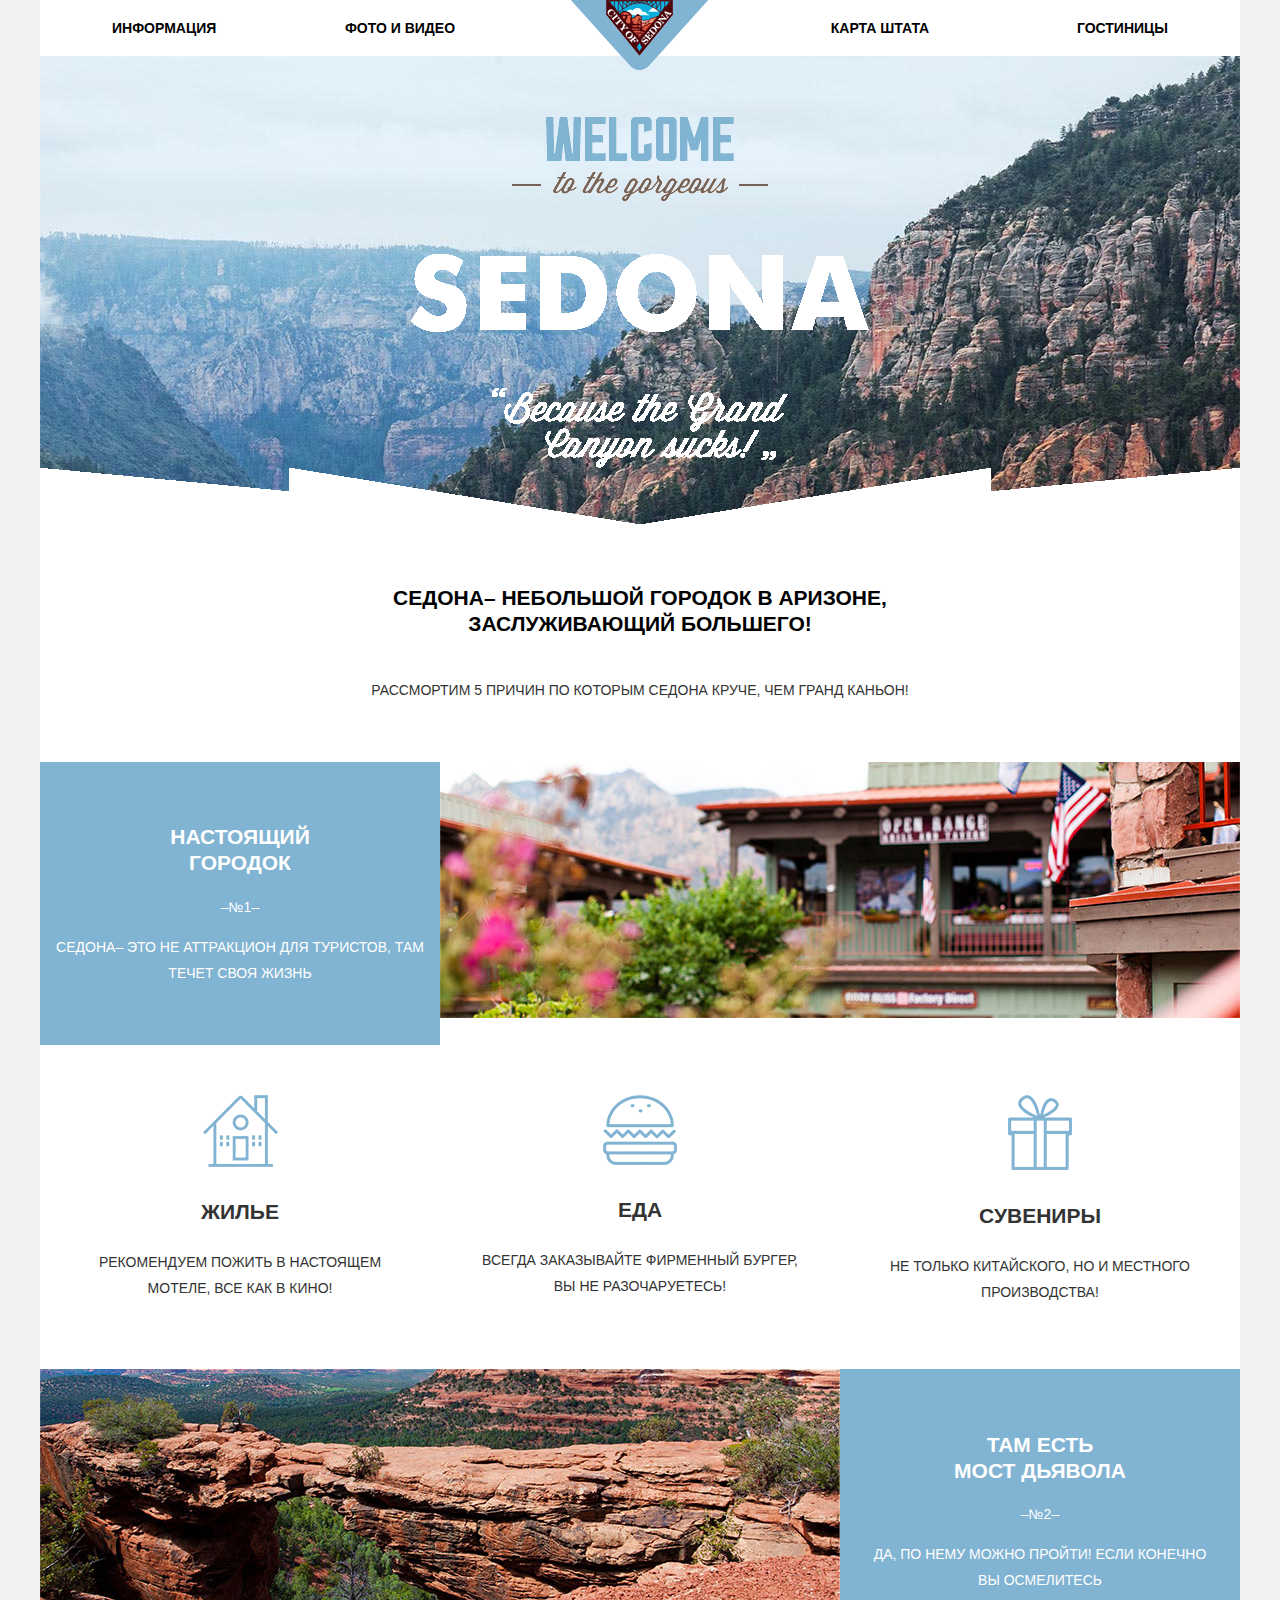
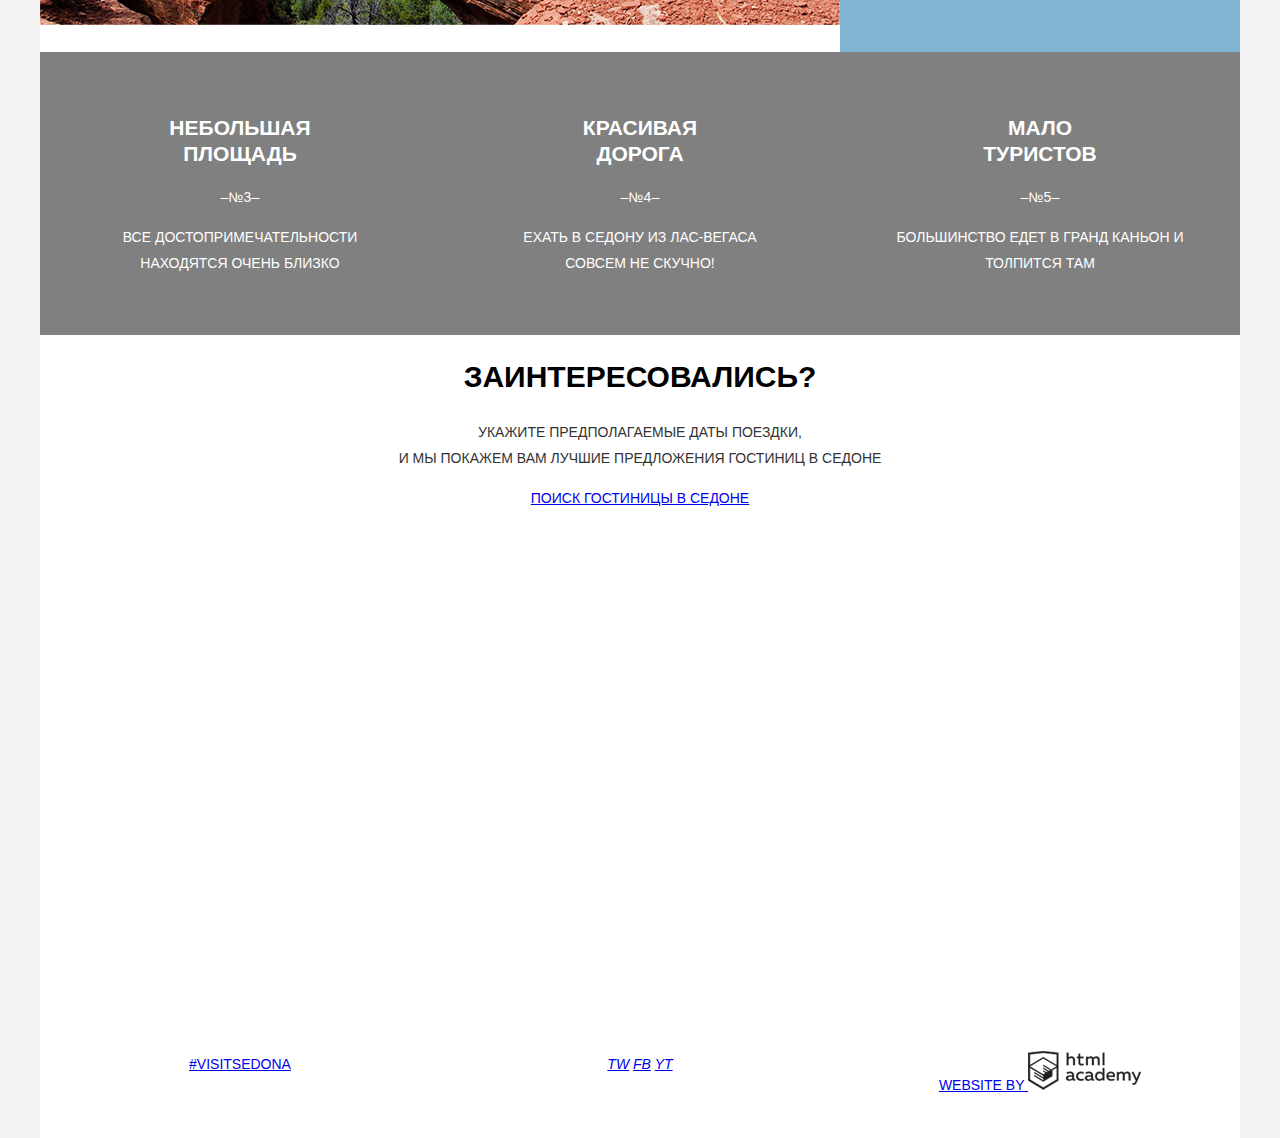
<file: index.html>
<!DOCTYPE html>
<html lang="ru">

<head>
  <meta charset="utf-8">
  <title>Sedona</title>
  <link href="css/style.css" rel="stylesheet">
</head>

<body>
  <div class="container">
    <header class="main-header">
      <nav class="main-navigation">
        <ul>
          <li><a href="#">Информация</a></li>
          <li><a href="#">Фото и видео</a></li>
          <li><a href="#">Карта штата</a></li>
          <li><a href="hotels.html">Гостиницы</a></li>
        </ul>
      </nav>
      <div class="index-logo">
        <a href="index.html"><img src="img/header-icon.png" alt="logo"></a>
      </div>
    </header>
    <section class="welcome-block">
      <img src="img/text.png" width="458" height="352">
      <img src="img/background-mask.png" width="1200" height="57">


    </section>
    <section class="description">
      <h1>Седона&ndash; небольшой городок в Аризоне,<br>заслуживающий большего!</h1>
      <p>Рассмортим 5 причин по которым седона круче, чем гранд каньон!</p>
    </section>
    <section class="features">
      <div class="features-item image">
        <h2>Настоящий<br>городок</h2>
        <span>&ndash;№1&ndash;</span>
        <p>Седона&ndash; это не аттракцион для туристов, там течет своя жизнь</p>
      </div>
      <div class="features-image">
        <img src="img/1view-sedona.jpg" width="800px" height="256px" alt="View of sedona">
      </div>
    </section>
    <section class="services">
      <div class="services-item">
        <img src="img/housing-icon.png" width="75" height="72">
        <h2>Жилье</h2>
        <p>Рекомендуем пожить в настоящем
          <br>мотеле, все как в кино!</p>
      </div>
      <div class="services-item">
        <img src="img/food-icon.png" width="74px" height="70px">
        <h2>Еда</h2>
        <p>Всегда заказывайте фирменный бургер,
          <br>вы не разочаруетесь!</p>
      </div>
      <div class="services-item">
        <img src="img/gift-icon.png" width="64px" height="76px">
        <h2>Сувениры</h2>
        <p>Не только китайского, но и местного
          <br>производства!</p>
      </div>
    </section>
    <section class="features">
      <div class="features-image" image>
        <img src="img/2view-sedona.jpg" alt="View of sedona">
      </div>
      <div class="features-item">
        <h2>Там есть<br> мост дьявола</h2>
        <span>&ndash;№2&ndash;</span>
        <p>Да, по нему можно пройти! Если конечно
          <br>вы осмелитесь</p>
      </div>
    </section>
    <section class="features features-grey">
      <div class="features-item">
        <h2>Небольшая<br>площадь</h2>
        <span>&ndash;№3&ndash;</span>
        <p>Все достопримечательности
          <br>находятся очень близко</p>
      </div>
      <div class="features-item">
        <h2>Красивая<br>дорога</h2>
        <span>&ndash;№4&ndash;</span>
        <p>Ехать в седону из Лас-вегаса
          <br>совсем не скучно!</p>
      </div>
      <div class="features-item">
        <h2>Мало<br>туристов</h2>
        <span>&ndash;№5&ndash;</span>
        <p>Большинство едет в гранд каньон и
          <br>толпится там</p>
      </div>
    </section>
    <section class="interest-block">
      <h3>Заинтересовались?</h3>
      <p>Укажите предполагаемые даты поездки,
        <br>и мы покажем вам лучшие предложения гостиниц в седоне</p>
      <a href="#">Поиск гостиницы в Седоне</a>
    </section>
    <section class="map">
      <form class="search-form" action="#" method="post" style="display:none;">
        <label class="arrive">
          Дата заезда:
          <input></input>
        </label>
        <label class="departure">
          Дата выезда:
          <input></input>
        </label>
        <label>
          Взрослые:
          <button></button>
          <input></input>
          <button></button>
        </label>
        <label>
          Дети:
          <button></button>
          <input></input>
          <button></button>
        </label>
        <button>Найти</button>
      </form>
      <iframe src="https://www.google.com/maps/embed?pb=!1m18!1m12!1m3!1d585902.0861614447!2d-112.06151791483785!3d34.801341322285666!2m3!1f0!2f0!3f0!3m2!1i1024!2i768!4f13.1!3m3!1m2!1s0x872da132f942b00d%3A0x5548c523fa6c8efd!2z0KHQtdC00L7QvdCwLCDQkNGA0LjQt9C-0L3QsCA4NjMzNiwg0KHQqNCQ!5e0!3m2!1sru!2sru!4v1462391547177"
          width="1200" height="500" frameborder="0" style="border:0" allowfullscreen></iframe>
    </section>
    <footer>
      <div class="tag-item">
        <a href="#">#visitsedona</a>
      </div>
      <div class="social">
        <a href="#" class="social-btn tw"><i>TW</i></a>
        <a href="#" class="social-btn fb"><i>fb</i></a>
        <a href="#" class="social-btn yt"><i>yt</i></a>
      </div>
      <div class="developer-item">
        <a href="#">Website by <img src="img/logo.png" alt="academy-logo">
          </a>
      </div>
    </footer>
  </div>
</body>

</html>
</file>
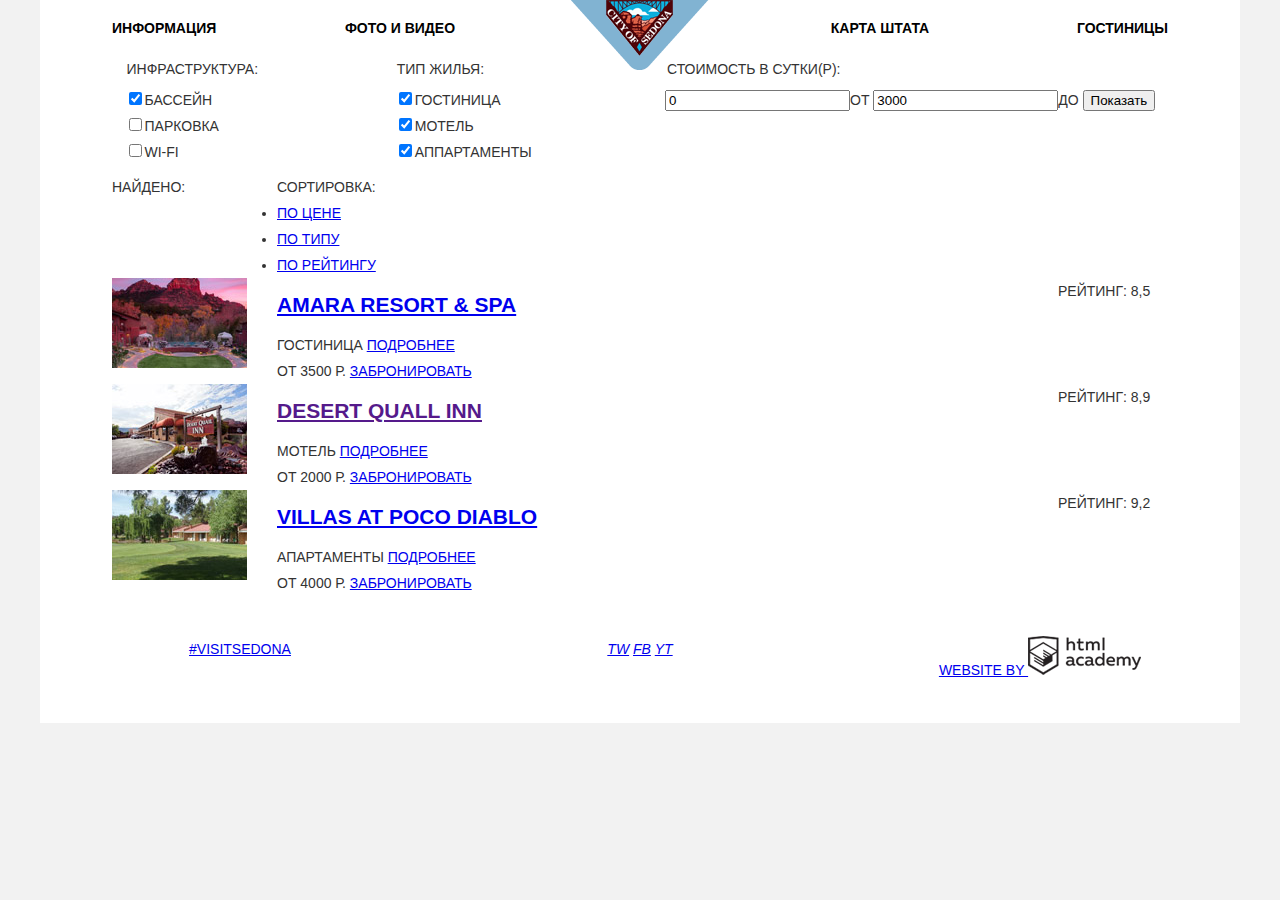
<file: hotels.html>
<!DOCTYPE html>
<html lang="ru">

<head>
  <meta charset="utf-8">
  <title>Sedona</title>
  <link rel="stylesheet" href="css/style.css">
</head>

<body>
  <div class="container">
    <header class="main-header">
      <nav class="main-navigation">
        <ul>
          <li><a href="#">Информация</a></li>
          <li><a href="#">Фото и видео</a></li>
          <li><a href="#">Карта штата</a></li>
          <li><a href="hotels.html">Гостиницы</a></li>
        </ul>
      </nav>
      <div class="index-logo">
        <a href="index.html"><img src="img/header-icon.png" alt="logo"></a>
      </div>
    </header>
    <section class="selection-block">
      <form class="selection-form" action="#" method="post">
      <fieldset class="infrastructure">
          <legend>Инфраструктура:</legend>
          <label>
            <input type="checkbox" name="Бассейн" checked>Бассейн</label><br>
          <label>
            <input type="checkbox" name="Парковка">Парковка</label><br>
          <label>
            <input type="checkbox" name="Wi-fi">Wi-fi</label><br>
        </fieldset>
        <fieldset class="house-type">
          <legend>Тип жилья:</legend>
          <label>
            <input type="checkbox" name="Гостиница" checked>Гостиница</label><br>
          <label>
            <input type="checkbox" name="Мотель" checked>Мотель</label><br>
          <label>
            <input type="checkbox" name="Аппартаменты" checked>Аппартаменты</label><br>
        </fieldset>
        <fieldset class="price-for-day">
          <legend>Стоимость в сутки(Р):</legend>
          <label>
            <input type="text" name="От" value="0">От</label>
            <input type="text" name="До" value="3000">До</label>
          <input type="submit" value="Показать">
        </fieldset>
      </form>
    </section>
    <section class="sorting-item">
      <div class="founded">
        <span>Найдено:</span>
      </div>
      <div class="sort">
        <span>Сортировка:</span>
        <ul>
          <li><a href="#">По цене</a></li>
          <li><a href="#">По типу</a></li>
          <li><a href="#">По рейтингу</a></li>
        </ul>
      </div>
      <div class="arrows">
      </div>
    </section>
    <section class="results-block">
      <article class="result-item">
        <div class="result-image">
          <img src="img/1hotel.jpg" alt="Amara resort &amp; spa">
        </div>
        <div class="result-description">
          <h1><a href="#">Amara resort &amp; spa</a></h1>
          <div class="details-item">
            <span>Гостиница</span>
            <a href="#">Подробнее</a>
          </div>
          <div class="reserve-item">
            <span>От 3500 р.</span>
            <a href="#">Забронировать</a>
          </div>
        </div>
        <div class="rating-item">
          <div class="rating-stars">
          </div>
          <div class="rating-sum">
            <span>Рейтинг: 8,5</span>
          </div>
        </div>
      </article>
      <article class="result-item">
        <div class="result-image">
          <img src="img/2hotel.jpg" alt="Desert quall inn">
        </div>
        <div class="result-description">
          <h1><a href="">Desert quall inn</a></h1>
          <div class="details-item">
            <span>Мотель</span>
            <a href="#">Подробнее</a>
          </div>
          <div class="reserve-item">
            <span>От 2000 р.</span>
            <a href="#">Забронировать</a>
          </div>
        </div>
        <div class="rating-item">
          <div class="rating-stars">
          </div>
          <div class="rating-sum">
            <span>Рейтинг: 8,9</span>
          </div>
        </div>
      </article>
      <article class="result-item">
        <div class="result-image">
          <img src="img/3hotel.jpg" alt="Villas at Poco Diablo">
        </div>
        <div class="result-description">
          <h1><a href="#">Villas at Poco Diablo</a></h1>
          <div class="details-item">
            <span>Апартаменты</span>
            <a href="#">Подробнее</a>
          </div>
          <div class="reserve-item">
            <span>От 4000 р.</span>
            <a href="#">Забронировать</a>
          </div>
        </div>
        <div class="rating-item">
          <div class="rating-stars">
          </div>
          <div class="rating-sum">
            <span>Рейтинг: 9,2</span>
          </div>
        </div>
      </article>
    </section>
    <footer>
      <div class="tag-item">
        <a href="#">#visitsedona</a>
      </div>
      <div class="social">
        <a href="#" class="social-btn tw"><i>TW</i></a>
        <a href="#" class="social-btn fb"><i>fb</i></a>
        <a href="#" class="social-btn yt"><i>yt</i></a>
      </div>
      <div class="developer-item">
        <a href="#">Website by <img src="img/logo.png" alt="academy-logo">
          </a>
      </div>
    </footer>
  </div>
</body>

</html>
</file>
<file: css/style.css>
body {
  margin: 0;
  padding: 0;

  text-transform: uppercase;

  color: #333333;
  background: #f2f2f2;

  font-family: 'PT Sans', arial;
  font-size: 14px;
  font-weight: normal;
  line-height: 26px;
}
ul{
  margin: 0;
  padding: 0;
}
h1 {
  color: #000000;

  font-family: 'PT Sans Bold', arial;
  font-size: 21px;
  font-weight: bold;
  line-height: 26px;
}
h3 {
  color: #000000;

  font-family: 'PT Sans Bold', arial;
  font-size: 30px;
  font-weight: bold;
  line-height: 24px;
}

.container {
  width: 1200px;
  margin: 0 auto;

  background-color: #ffffff;
}

.main-navigation ul,section,article,footer{
    display: flex;
}
.main-header {
  position: relative;

  display: flex;

  height: 56px;
  margin-bottom: 0;

  background-color: #ffffff;
  }
.main-navigation ul{
    flex-direction: row;

    width: 1200px;
    height: 56px;
}
.main-header li {
  display: block;

  margin: 0;
  padding-top: 15px;

  list-style-type: none;
}
.main-header li:first-child {
    box-sizing: border-box;
  width: 20%;
  padding-left: 72px;
}
.main-header li:nth-child(2) {
  width: 20%;
  margin-right: 240px;

    text-align: center;
  }
  .main-header li:nth-child(3) {
  width: 20%;

    text-align: center;
}
.main-header li:last-child {
    box-sizing: border-box;
    width: 20%;
  padding-right: 72px;

    text-align: right;
}
.main-header a {
  text-decoration: none;

  color: #000000;

  font-family: 'PT Sans Bold', arial;
  font-size: 14px;
  font-weight: bold;
  line-height: 26px;
}

.main-navigation {
  width: 1200px;
  min-height: 56px;

  background-color: #ffffff;
}

.index-logo {
  position: absolute;
  top:0 ;
  left: 50%;

  margin-left: -69px;
}
.welcome-block {
    display: block;

  width: 1200px;
padding-top: 60px;

  background: url('../img/background-photo.jpg') no-repeat top center;
}

.welcome-block img:nth-child(1) {
    display: block;

  width: 458px;
    margin: 0 auto;
}
.welcome-block img:nth-child(2) {
    display: block;
}


.description {
  display: block;

  padding-top: 60px;
  padding-bottom: 59px;

  text-align: center;
}
.description h1{
  margin:0;
}
.description p {
  margin:0;
  padding-top: 40px;
}
.features {
  text-align: center;
}
.features-item {
  width: 400px;
  padding: 45px 0;

  color: #ffffff;
  background-color: #81b3d2;
}

 .features-grey .features-item {
     background-color: grey;
 }

.image {
  color: #ffffff;
  background-color: #81b3d2;
}

.features-image{
  width: 800px;
}
.services {
  padding: 50px 0;

  text-align: center;
}

.services-item {
  display: flex;
  flex-direction: column;

  width: 400px;
}



.services-item img {
  margin-bottom: 15px;

  justify-content: center;
  align-self: center;
}




.services-item h2 {
  margin-bottom: 10px;
}



.services-item p {
  padding: 0 10%;

  justify-content: center;
  align-self: center;
}


.interest-block{
  display: block;

  text-align: center;
}

footer{
  width: 1200px;
  padding: 40px 0;

    text-align: center;
}

.tag-item,
.social,
.developer-item{
  width: 400px;
}

.selection-form{
	display: flex;
	width: 100%;
	padding: 0 72px ;
	
	}
.infrastructure{
	width: 25%;
	border: none;

}	
.house-type{
	width: 25%;
	border: none;
}
.price-for-day{
	width: 50%;
	border: none;
}
.sorting-item{
	display: flex;
	width: 1200px;
}
.founded{
	width: 165px;
	padding-left: 72px;

}
.sort{
	width: 781px;
}
.arrows{
	width: 110px;
}
.results-block{
	display: flex;
	flex-direction: column;
}
.result-item {
	display: flex;
	width: 1200px;
}
.result-image{
	width: 165px;
	padding-left: 72px;
}
.details-item{
	width: 781px;
}
.rating-item{
	width: 110px;
	padding-right: 72px;
}
</file>
